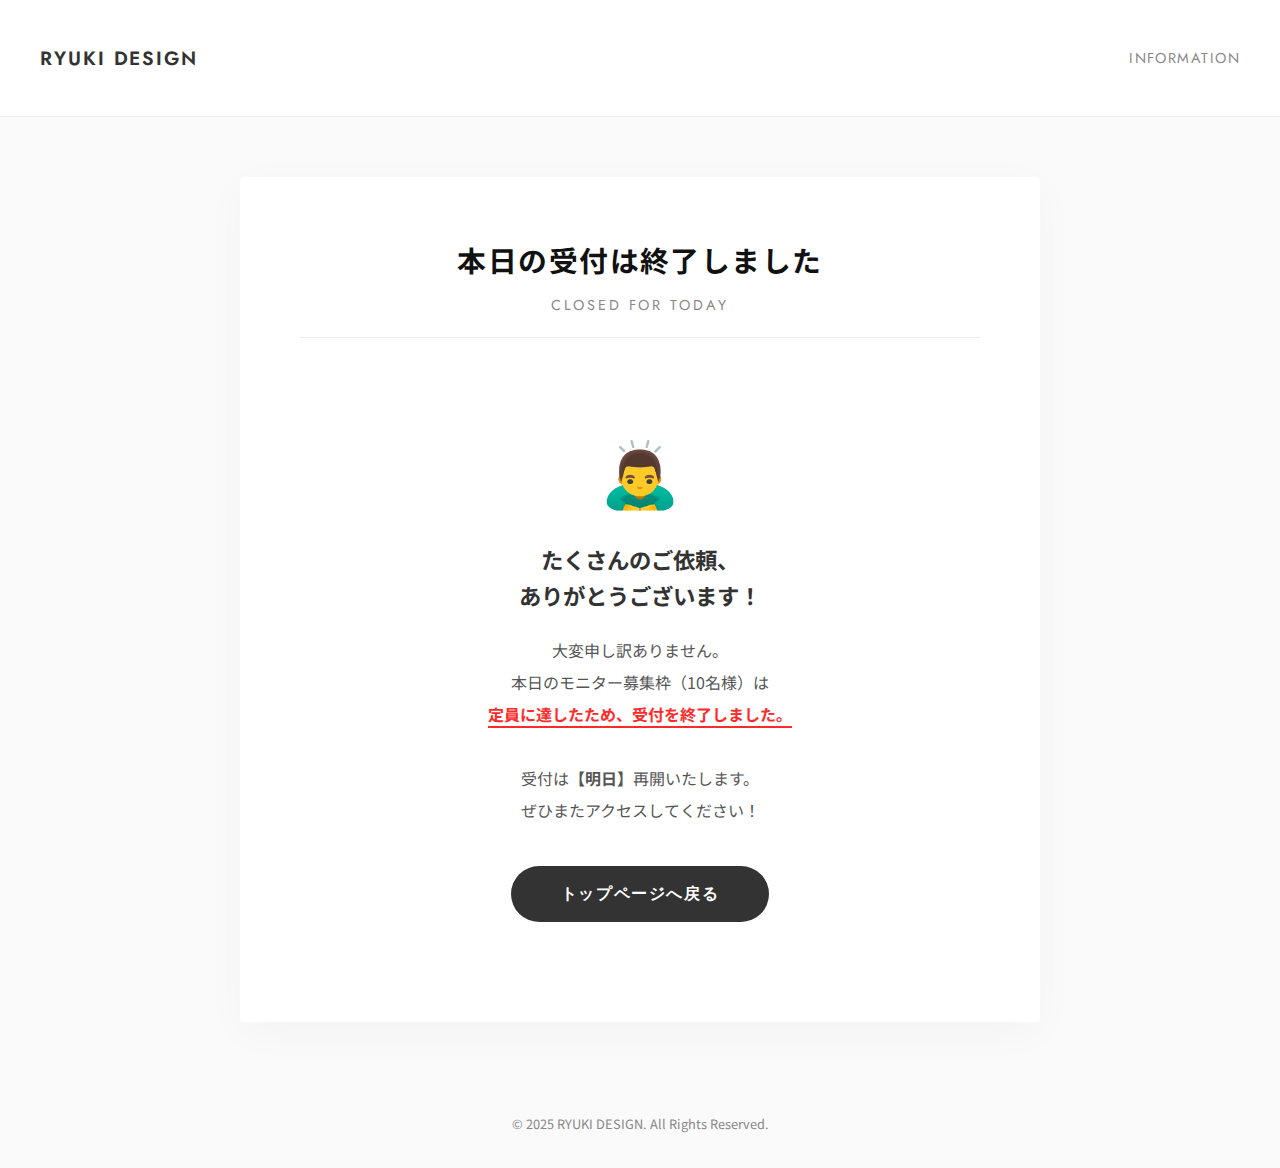
<file: closed.html>
<!DOCTYPE html>
<html lang="ja">
<head>
    <meta charset="UTF-8">
    <meta name="viewport" content="width=device-width, initial-scale=1.0">
    <title>受付終了 | RYUKI DESIGN</title>
    
    <link rel="preconnect" href="https://fonts.googleapis.com">
    <link rel="preconnect" href="https://fonts.gstatic.com" crossorigin>
    <link href="https://fonts.googleapis.com/css2?family=Jost:wght@300;400;500;600&family=Noto+Sans+JP:wght@300;400;500&display=swap" rel="stylesheet">
    
    <link rel="stylesheet" href="css/order.css">
</head>
<body>

    <header class="header">
        <h1 class="logo"><a href="index.html">RYUKI DESIGN</a></h1>
        <p class="page-title">INFORMATION</p>
    </header>

    <main class="main-container">
        
        <div class="form-wrapper">
            
            <div class="text-header">
                <h2 class="jp-title">本日の受付は終了しました</h2>
                <p class="en-title">CLOSED FOR TODAY</p>
            </div>

            <div class="sold-out-message" style="text-align: center; padding: 40px 20px; border-radius: 10px;">
                <p style="font-size: 4rem; margin: 0 0 20px 0;">🙇‍♂️</p>
                
                <h3 style="font-size: 1.4rem; color: #333; margin-bottom: 20px; font-weight: bold;">
                    たくさんのご依頼、<br>ありがとうございます！
                </h3>
                
                <p style="font-size: 1rem; line-height: 2; color: #555; margin-bottom: 40px;">
                    大変申し訳ありません。<br>
                    本日のモニター募集枠（10名様）は<br>
                    <span style="color: #ff2a2a; font-weight: bold; border-bottom: 2px solid #ff2a2a;">定員に達したため、受付を終了しました。</span>
                    <br><br>
                    受付は<strong>【明日】</strong>再開いたします。<br>
                    ぜひまたアクセスしてください！
                </p>

                <a href="index.html" class="btn-submit" style="display: inline-block; background: #333; text-decoration: none; padding: 15px 50px;">
                    トップページへ戻る
                </a>
            </div>

        </div>
    </main>

    <footer class="footer" style="text-align: center; padding: 20px; font-size: 0.8rem; color: #888;">
        <p class="copyright">&copy; 2025 RYUKI DESIGN. All Rights Reserved.</p>
    </footer>

</body>
</html>
</file>
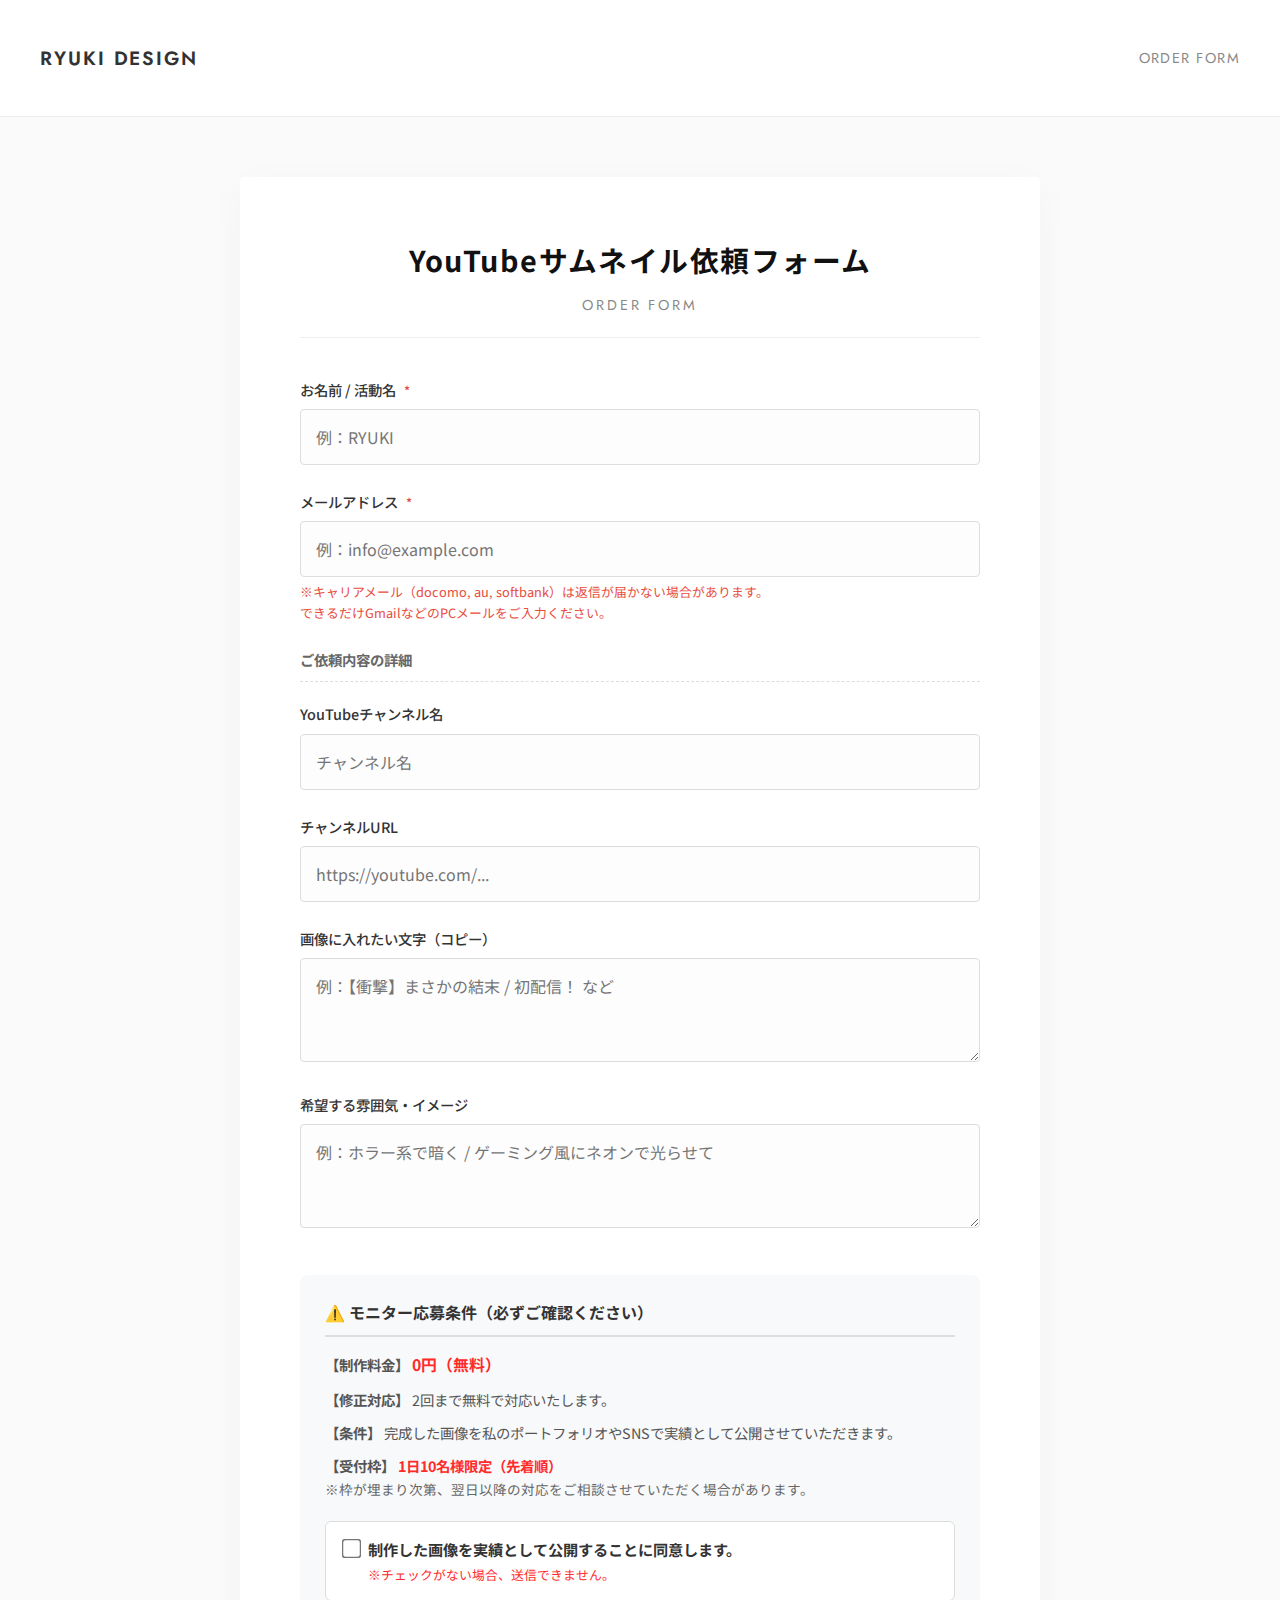
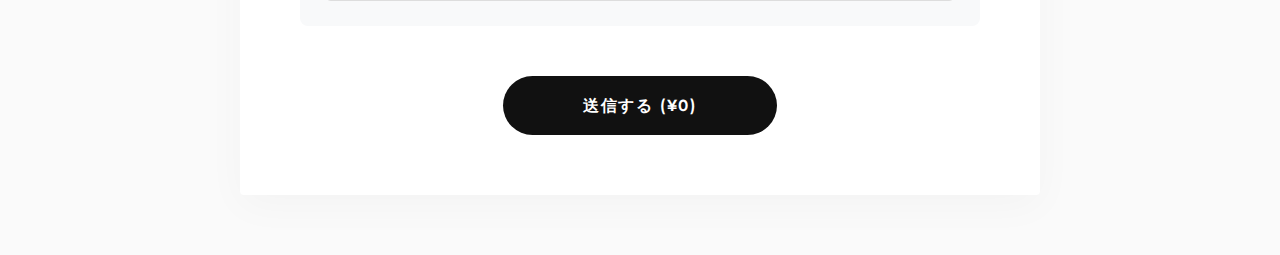
<file: order.html>
<!DOCTYPE html>
<html lang="ja">
<head>
    <meta charset="UTF-8">
    <meta name="viewport" content="width=device-width, initial-scale=1.0">
    <title>ORDER FORM | RYUKI DESIGN</title>
    
    <link rel="preconnect" href="https://fonts.googleapis.com">
    <link rel="preconnect" href="https://fonts.gstatic.com" crossorigin>
    <link href="https://fonts.googleapis.com/css2?family=Jost:wght@300;400;500;600&family=Noto+Sans+JP:wght@300;400;500&display=swap" rel="stylesheet">
    
    <link rel="stylesheet" href="css/order.css">
</head>
<body>

    <header class="header">
        <h1 class="logo"><a href="index.html">RYUKI DESIGN</a></h1>
        <p class="page-title">ORDER FORM</p>
    </header>

    <main class="main-container">
        
        <div class="form-wrapper">
            
            <div class="text-header">
                <h2 class="jp-title">YouTubeサムネイル依頼フォーム</h2>
                <p class="en-title">ORDER FORM</p>
            </div>

            <div class="form-container">
                
                <form id="orderForm" action="https://formspree.io/f/mqarowpo" method="POST">
                    
                    <div class="form-group">
                        <label>お名前 / 活動名 <span class="required">*</span></label>
                        <input type="text" name="name" required placeholder="例：RYUKI">
                    </div>
                    
                    <div class="form-group">
                        <label>メールアドレス <span class="required">*</span></label>
                        <input type="email" name="email" required placeholder="例：info@example.com">
                        <p style="font-size: 0.8rem; color: #e74c3c; margin-top: 5px;">
                            ※キャリアメール（docomo, au, softbank）は返信が届かない場合があります。<br>
                            できるだけGmailなどのPCメールをご入力ください。
                        </p>
                    </div>

                    <input type="hidden" name="selected_plan" value="youtube_monitor">

                    <div id="form-youtube" class="detail-section">
                        <div class="section-header">ご依頼内容の詳細</div>
                        
                        <div class="form-group">
                            <label>YouTubeチャンネル名</label>
                            <input type="text" name="youtube_channel_name" placeholder="チャンネル名">
                        </div>
                        
                        <div class="form-group">
                            <label>チャンネルURL</label>
                            <input type="url" name="youtube_url" placeholder="https://youtube.com/...">
                        </div>
                        
                        <div class="form-group">
                            <label>画像に入れたい文字（コピー）</label>
                            <textarea name="youtube_copy" rows="3" placeholder="例：【衝撃】まさかの結末 / 初配信！ など"></textarea>
                        </div>
                        
                        <div class="form-group">
                            <label>希望する雰囲気・イメージ</label>
                            <textarea name="youtube_image" rows="3" placeholder="例：ホラー系で暗く / ゲーミング風にネオンで光らせて"></textarea>
                        </div>
                    </div>

                    <div class="terms-box" style="background: #f8f9fa; padding: 25px; border-radius: 8px; margin-top: 40px; margin-bottom: 30px; text-align: left;">
                        <h4 style="margin-top: 0; color: #333; border-bottom: 2px solid #ddd; padding-bottom: 10px; margin-bottom: 15px;">⚠️ モニター応募条件（必ずご確認ください）</h4>
                        
                        <ul style="font-size: 0.9rem; color: #555; list-style: none; padding: 0;">
                            <li style="margin-bottom: 10px;"><strong>【制作料金】</strong> <span style="color: #ff2a2a; font-weight: bold; font-size: 1.1em;">0円（無料）</span></li>
                            <li style="margin-bottom: 10px;"><strong>【修正対応】</strong> 2回まで無料で対応いたします。</li>
                            <li style="margin-bottom: 10px;"><strong>【条件】</strong> 完成した画像を私のポートフォリオやSNSで実績として公開させていただきます。</li>
                            <li style="margin-bottom: 10px;">
                                <strong>【受付枠】</strong> 
                                <span style="color: #ff2a2a; font-weight: bold;">1日10名様限定（先着順）</span><br>
                                <span style="font-size: 0.85rem; color: #666;">※枠が埋まり次第、翌日以降の対応をご相談させていただく場合があります。</span>
                            </li>
                        </ul>

                        <div class="check-box-area" style="margin-top: 20px; background: #fff; padding: 15px; border: 1px solid #ddd; border-radius: 6px;">
                            <label class="check-label" style="display: flex; align-items: flex-start; cursor: pointer;">
                                <input type="checkbox" name="agreement" required style="margin-top: 5px; margin-right: 10px; transform: scale(1.5);">
                                <span class="check-text" style="font-size: 0.95rem; font-weight: bold;">
                                    制作した画像を実績として公開することに同意します。<br>
                                    <span class="note" style="color: #ff2a2a; font-size: 0.8rem; font-weight: normal;">※チェックがない場合、送信できません。</span>
                                </span>
                            </label>
                        </div>
                    </div>

                    <div class="submit-area">
                        <button type="submit" class="btn-submit">送信する (¥0)</button>
                    </div>

                </form>
                
                </div> </div>
    </main>

</body>
</html>
</file>
<file: css/order.css>
:root {
    --bg-color: #fafafa;
    --text-main: #333;
    --accent: #111;
    --border: #ddd;
    --font-en: 'Jost', sans-serif;
    --font-jp: 'Noto Sans JP', sans-serif;
}

body {
    background-color: var(--bg-color);
    color: var(--text-main);
    font-family: var(--font-jp);
    margin: 0; padding: 0;
    line-height: 1.6;
}

a { text-decoration: none; color: inherit; }

.header {
    padding: 30px 40px;
    display: flex; justify-content: space-between; align-items: center;
    border-bottom: 1px solid #eee;
    background: #fff;
}
.logo { font-family: var(--font-en); font-size: 1.2rem; letter-spacing: 0.1em; font-weight: 600; }
.page-title { font-family: var(--font-en); font-size: 0.9rem; letter-spacing: 0.1em; color: #888; }

.main-container {
    max-width: 800px;
    margin: 60px auto;
    padding: 0 20px;
}

.form-wrapper {
    background: #fff;
    padding: 60px;
    border-radius: 4px;
    box-shadow: 0 10px 40px rgba(0,0,0,0.03);
}

.step-title {
    font-family: var(--font-en);
    font-size: 1.1rem;
    letter-spacing: 0.1em;
    border-left: 4px solid var(--accent);
    padding-left: 15px;
    margin-bottom: 10px;
    margin-top: 0;
}
.step-desc {
    font-size: 0.85rem; color: #666; margin-bottom: 30px; margin-left: 20px;
}

.plan-selector {
    display: grid;
    grid-template-columns: repeat(3, 1fr);
    gap: 20px;
    margin-bottom: 50px;
}

.plan-card {
    position: relative;
    cursor: pointer;
}

.plan-card input[type="radio"] {
    display: none;
}

.card-content {
    border: 1px solid var(--border);
    padding: 30px 10px;
    text-align: center;
    border-radius: 4px;
    transition: 0.3s;
    height: 100%;
    display: flex; flex-direction: column; justify-content: center; align-items: center;
    box-sizing: border-box;
}

.card-content .icon { font-size: 1.5rem; display: block; margin-bottom: 10px; color: #ccc; transition: 0.3s; }
.card-content h3 { font-family: var(--font-en); font-size: 0.9rem; letter-spacing: 0.05em; color: #888; margin:0; transition: 0.3s; }

.plan-card input:checked + .card-content {
    border-color: var(--accent);
    background: #111;
    box-shadow: 0 10px 20px rgba(0,0,0,0.15);
    transform: translateY(-5px);
}
.plan-card input:checked + .card-content h3 { color: #fff; }
.plan-card input:checked + .card-content .icon { color: #fff; }

.separator { height: 1px; background: #eee; margin: 50px 0; }

.section-header {
    font-size: 0.9rem;
    font-weight: bold;
    color: #666;
    margin-bottom: 20px;
    padding-bottom: 10px;
    border-bottom: 1px dashed #ddd;
}

.form-group { margin-bottom: 25px; }
.form-group label {
    display: block; font-size: 0.9rem; font-weight: 500; margin-bottom: 8px;
}
.required { color: #e74c3c; margin-left: 5px; font-size: 0.8rem; }

input[type="text"], input[type="email"], input[type="url"], textarea, select {
    width: 100%;
    padding: 15px;
    border: 1px solid #ddd;
    border-radius: 4px;
    font-family: inherit;
    font-size: 1rem;
    background: #fdfdfd;
    transition: 0.3s;
    box-sizing: border-box;
}
input:focus, textarea:focus, select:focus {
    outline: none; border-color: var(--accent); background: #fff;
}

.detail-section {
    animation: fadeIn 0.4s ease;
}

.submit-area { margin-top: 50px; text-align: center; }
.btn-submit {
    background: #111; color: #fff;
    border: none;
    padding: 18px 80px;
    font-size: 1rem;
    font-weight: 600;
    border-radius: 50px;
    cursor: pointer;
    transition: 0.3s;
    letter-spacing: 0.1em;
    font-family: var(--font-en);
}
.btn-submit:hover {
    background: #444; transform: translateY(-3px);
    box-shadow: 0 10px 20px rgba(0,0,0,0.2);
}

@keyframes fadeIn {
    from { opacity: 0; transform: translateY(10px); }
    to { opacity: 1; transform: translateY(0); }
}

@media (max-width: 768px) {
    .plan-selector { grid-template-columns: 1fr; }
    .form-wrapper { padding: 30px 20px; }
    .header { padding: 20px; }
}
/* 注意事項ボックス全体 */
.terms-container {
    background-color: #f9f9f9;
    border: 1px solid #e0e0e0;
    border-radius: 8px;
    padding: 24px;
    margin-top: 30px;
    font-family: sans-serif;
    color: #333;
    line-height: 1.6;
}

/* ヘッダー部分 */
.terms-header {
    font-weight: bold;
    font-size: 1.1em;
    border-bottom: 2px solid #ddd;
    padding-bottom: 10px;
    margin-bottom: 20px;
    display: flex;
    align-items: center;
    gap: 8px;
}

.terms-icon {
    font-size: 1.2em;
}

/* 各項目のカタマリ */
.term-item {
    margin-bottom: 20px;
}

.term-item:last-child {
    margin-bottom: 0;
}

/* 小見出し */
.term-title {
    font-weight: bold;
    font-size: 0.95em;
    margin-bottom: 8px;
    color: #444;
}

/* 本文の文字サイズなど */
.terms-content p, 
.terms-content li {
    font-size: 0.9em;
    color: #555;
    margin-bottom: 5px;
}

/* 注釈（少し小さく） */
.term-note {
    font-size: 0.85em !important;
    color: #888 !important;
}

/* 手順のリスト（数字） */
.term-steps {
    padding-left: 20px;
    margin: 8px 0;
}

.term-steps li {
    margin-bottom: 4px;
}

/* 通常のリスト（・） */
.term-list {
    padding-left: 20px;
    margin: 8px 0;
}

/* 強調したい部分（太字+少し濃い色） */
.terms-content strong {
    color: #222;
    font-weight: 700;
}
/* --- 文字だけのシンプルヘッダー --- */
.text-header {
    text-align: center;
    margin-bottom: 40px;
    padding-bottom: 20px;
    border-bottom: 1px solid #eee; /* 薄い下線で区切る */
}

/* 日本語タイトル（大きく力強く） */
.jp-title {
    font-size: 1.8rem;
    font-weight: 700;
    color: #111;
    margin: 0 0 10px 0;
    letter-spacing: 0.05em;
}

/* 英語サブタイトル（スタイリッシュに） */
.en-title {
    font-family: var(--font-en); /* Jostフォント */
    font-size: 0.9rem;
    color: #888;
    letter-spacing: 0.2em;
    text-transform: uppercase;
    margin: 0;
}

/* スマホでの調整 */
@media (max-width: 768px) {
    .jp-title {
        font-size: 1.4rem; /* スマホでは少し小さく */
    }
}
</file>
